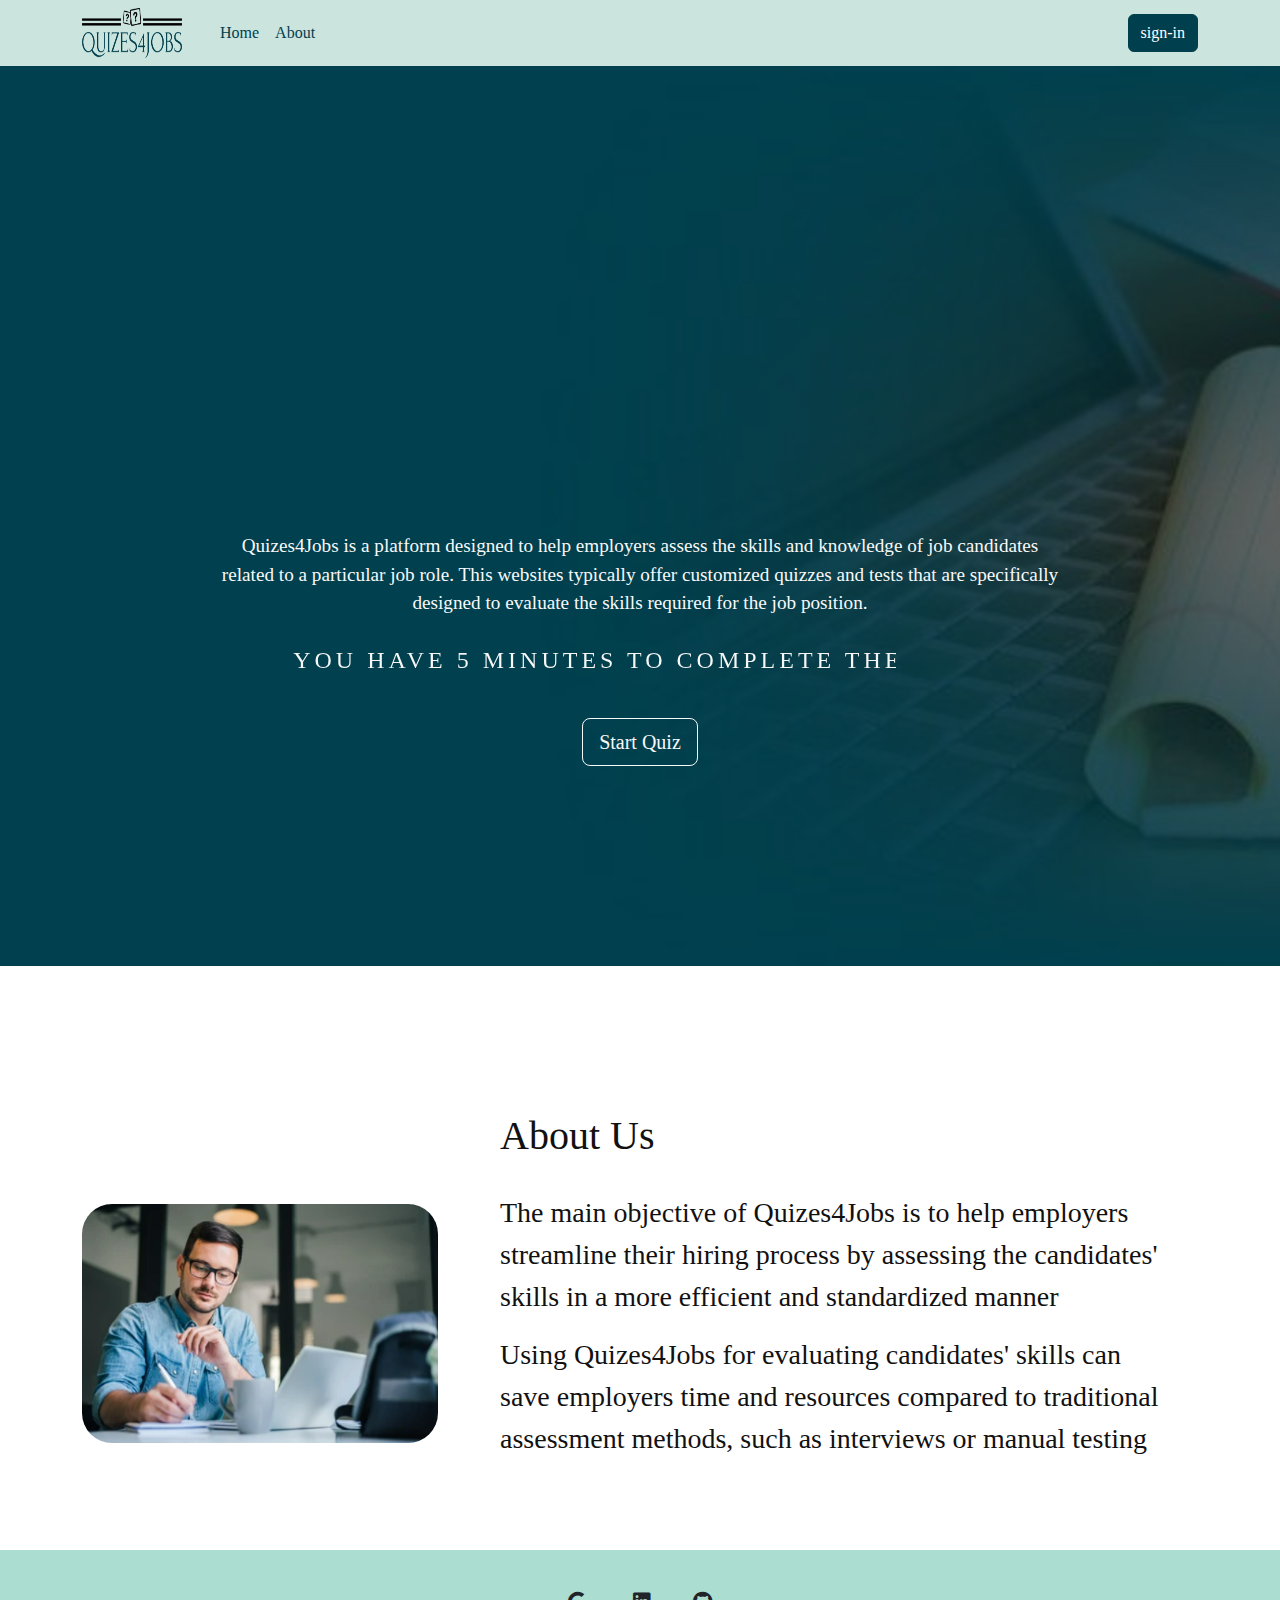
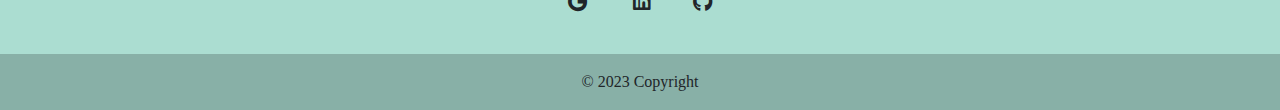
<file: index.html>
<!DOCTYPE html>
<html lang="en">
<head>
    <meta charset="UTF-8">
    <meta http-equiv="X-UA-Compatible" content="IE=edge">
    <meta name="viewport" content="width=device-width, initial-scale=1.0">
    <title>Document</title>
    <link href="https://cdn.jsdelivr.net/npm/bootstrap@5.3.0-alpha3/dist/css/bootstrap.min.css" rel="stylesheet" integrity="sha384-KK94CHFLLe+nY2dmCWGMq91rCGa5gtU4mk92HdvYe+M/SXH301p5ILy+dN9+nJOZ" crossorigin="anonymous">
<script src="https://cdn.jsdelivr.net/npm/bootstrap@5.3.0-alpha3/dist/js/bootstrap.bundle.min.js" integrity="sha384-ENjdO4Dr2bkBIFxQpeoTz1HIcje39Wm4jDKdf19U8gI4ddQ3GYNS7NTKfAdVQSZe" crossorigin="anonymous"></script>
<link href="https://cdn.jsdelivr.net/npm/bootstrap@5.2.3/dist/css/bootstrap.min.css" rel="stylesheet">
<link href="https://cdnjs.cloudflare.com/ajax/libs/font-awesome/6.1.2/css/all.min.css" rel="stylesheet" />
<link rel="stylesheet" href="./css/styleUser.css">
</head>
<body>
  <nav class="navbar navbar-expand-lg navbar-light sticky-top" style="background-color: #CBE4DE;">
    <div class="container">
        <img src="./img/Logo.png" style="width: 100px; height: 50px; margin-right:30px" alt="Logo">
      
      <button class="navbar-toggler " data-bs-toggle="collapse" data-bs-target="#navbarTogglerDemo02">
        <span class="navbar-toggler-icon"></span>
        </button>

      <div class="collapse navbar-collapse" id="navbarTogglerDemo02" >
        <ul class="navbar-nav me-auto mb-2 mb-lg-0 " >
          <li class="nav-item">
            <a class="nav-link " style="color: #00404e;" href="#">Home</a>
          </li>

          <li class="nav-item">
            <a class="nav-link"  style="color: #00404e;" href="#about-section1" >About</a >
          </li>
        </ul>
        
          <a
            class="btn btn-secondary bs-btn-hover-color:gray; "
            target="_blank"
            href="./html/login.html"
            type="button" 
            
            style="background-color: #00404e; border-color: #00404e; text-decoration: none; "
          >
            sign-in
          </a>
      </div>
    </div>
  </nav>
      <header>
     <div class="d-flex min-vh-100" lc-helper="background" style="background:url('./img/istockphoto-1364994903-640x640.jpg') center / cover no-repeat; background-color:#201f1fc6; background-blend-mode: overlay;">
       <div class="align-self-center text-center text-light col-md-8 offset-md-2">
         <div class="lc-block mb-4">
           <div editable="rich">
                     <div  id="intro" class="display-1 fw-bolder" style="    margin-bottom: 74px;
                     ">
                       <div id="intro1"><span>Welcome </span> <span>To</span> <span> Quizes4Jobs </span></div>
                 </div>
                     <p style="font-size: larger;">Quizes4Jobs is a platform designed to help employers assess the skills and knowledge of job candidates related to a particular job role. This websites typically offer customized quizzes and tests that are specifically designed to evaluate the skills required for the job position.</p>
           </div>
         </div>
         <div class="lc-block">
           <div editable="rich">
             <p class="lead" style="color:rgb(236, 236, 236)" >You have 5 minutes to complete the quiz
             </p>
                     <br>
                     <a  class="btn btn-outline-light btn-lg"  href="./html/login.html" role="button" style="text-decoration: none;">Start Quiz</a>
           </div>
         </div>
       </div>
     </div>
      </main>
         </div>
     </div>
<br>
<br>
    </header>
      <section>
        <div id="about-section1" class="container">
          <div class="row">
              <div class="col-lg-4 col-sm-12" style="padding-top: 10rem;">
                  <img class="img-responsive" src="./img/aboutUsImage.PNG "  style="width: -webkit-fill-available;
                  
                      border-radius: 30px; margin-top: 30px;">
                  </div>
       <div class=" about-section col-lg-8 col-sm-12 mt-5">
          <h1>About Us </h1>
          <br>
          <p class="fs-3">The main objective of Quizes4Jobs is to help employers streamline their hiring process by assessing the candidates' skills in a more efficient and standardized manner</p>
          <p class="fs-3">Using Quizes4Jobs for evaluating candidates' skills can save employers time and resources compared to traditional assessment methods, such as interviews or manual testing</p>
        </div>
          </div>
      </div>
    </section>
<br>
    <section>

      <footer class="text-center text-white" style="background-color: #abddd1">
        <!-- Grid container -->
        <div class="container pt-4">
          <!-- Section: Social media -->
          <section class="mb-4">
      
            <!-- Google -->
            <a
              class="btn btn-link btn-floating btn-lg text-dark m-1"
              href="mailto:amro.kh.alkhazaleh@gmail.com"
              role="button"
              data-mdb-ripple-color="dark"
              ><i class="fab fa-google"></i
            ></a>
            <!-- Linkedin -->
            <a
              class="btn btn-link btn-floating btn-lg text-dark m-1"
              target="_blank" href="https://www.linkedin.com/in/amro-alkhazaleh-3097b9219/"
              role="button"
              data-mdb-ripple-color="dark"
              ><i class="fab fa-linkedin"></i
            >
            <!-- Github -->
            <a
              class="btn btn-link btn-floating btn-lg text-dark m-1" 
              target="_blank" href="https://github.com/Group-4-Quiz-Website/G4-Quiz-Website.git"
              role="button"
              data-mdb-ripple-color="dark"
              ><i class="fab fa-github"></i
            ></a>
          </section>
          <!-- Section: Social media -->
        </div>
        <!-- Grid container -->  
        <!-- Copyright -->
        <div class="text-center text-dark p-3" style="background-color: rgba(0, 0, 0, 0.2);">
          © 2023 Copyright
        </div>
        <!-- Copyright -->
      </footer>
      
    </section>
</body>
</html>
</file>
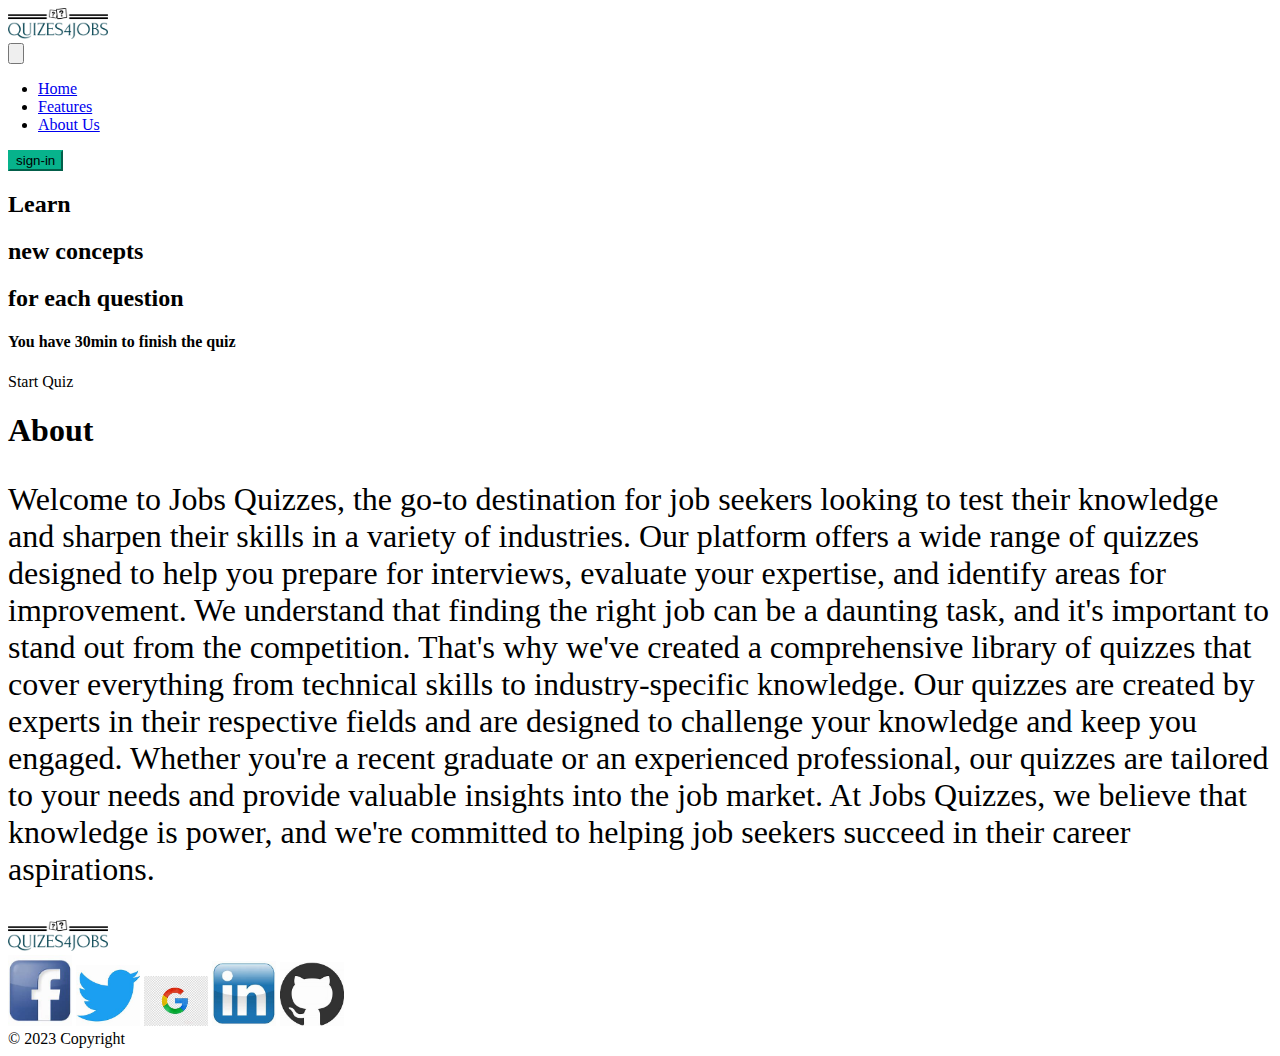
<file: home-page-visitor.html>
<!DOCTYPE html>
<html lang="en">
<head>
    <meta charset="UTF-8">
    <meta http-equiv="X-UA-Compatible" content="IE=edge">
    <meta name="viewport" content="width=device-width, initial-scale=1.0">
    <title>Document</title>
    <link rel="stylesheet" href="./home-page-visitor.css">
    <link href="https://cdn.jsdelivr.net/npm/bootstrap@5.3.0-alpha3/dist/css/bootstrap.min.css" rel="stylesheet" integrity="sha384-KK94CHFLLe+nY2dmCWGMq91rCGa5gtU4mk92HdvYe+M/SXH301p5ILy+dN9+nJOZ" crossorigin="anonymous">
<script src="https://cdn.jsdelivr.net/npm/bootstrap@5.3.0-alpha3/dist/js/bootstrap.bundle.min.js" integrity="sha384-ENjdO4Dr2bkBIFxQpeoTz1HIcje39Wm4jDKdf19U8gI4ddQ3GYNS7NTKfAdVQSZe" crossorigin="anonymous"></script>
</head>
<body>
      <nav class="navbar navbar-expand-sm navbar-light">
        <div class="container-fluid">
          <div class="logo">
            <img src="./img/Logo.png" alt="logo" width="100px">
             <!-- <a class="fs-3" style="color: black;">Quizes4Jobs</a> -->
          </div> 
          <button class="navbar-toggler" type="button" data-bs-toggle="collapse" data-bs-target="#navbarTogglerDemo02">
            <span class="navbar-toggler-icon"></span>
            </button>
          <div class="collapse navbar-collapse" id="navbarTogglerDemo02" >
            <ul class="navbar-nav me-auto mb-2 mb-lg-0 "style="    padding-left: 30px;" >
              <li class="nav-item">
                <a class="nav-link "  href="#">Home</a>
              </li>
              <li class="nav-item">
                <a class="nav-link" href="#Features">Features</a>
              </li>
              <li class="nav-item">
                <a class="nav-link  " href="#About" >About Us</a >
              </li>
             
            </ul>
              <button
                class="btn btn-secondary "
                type="button"
                
                style="background-color: #07B38C; border-color: #07B38C; "
              >
                sign-in
              </button>
            
          </div>
        </div>
      </nav>
      <header>
        <div class= "hero">
        <h2> Learn</h2>
        <h2> new concepts</h2>
        <h2> for each question</h2>
        <h4 class="pt-lg-3"> You have 30min to finish the quiz</h4>
        <a class="pt-lg-1" style="color: black;" role="button">Start Quiz</a>
        </div>
      </header>

      <section>
      <h1 class="about p-lg-5 m-lg-4 text-center">About</h1>

      <p class="paragraph p-lg-5 text-center m-lg-4" style="font-size:xx-large;">
        Welcome to Jobs Quizzes, the go-to destination for job seekers looking to test their knowledge and sharpen their skills in a variety of industries. Our platform offers a wide range of quizzes designed to help you prepare for interviews, evaluate your expertise, and identify areas for improvement.

        We understand that finding the right job can be a daunting task, and it's important to stand out from the competition. That's why we've created a comprehensive library of quizzes that cover everything from technical skills to industry-specific knowledge.
        
        Our quizzes are created by experts in their respective fields and are designed to challenge your knowledge and keep you engaged. Whether you're a recent graduate or an experienced professional, our quizzes are tailored to your needs and provide valuable insights into the job market.
        
        At Jobs Quizzes, we believe that knowledge is power, and we're committed to helping job seekers succeed in their career aspirations.
      </p>
    </section>

    <section>
      <footer class="text-center text-white" style="background-color: white;">
        <img src="./img/Logo.png" width="100px" alt="Logo"
        <!-- Grid container -->
        <div class="container pt-4">
          <!-- Section: Social media -->
          <section class="mb-4">
            <!-- Facebook -->
            <img
              class="btn btn-link btn-floating btn-lg text-dark m-1" style="width: 4rem;"
              src="img/Facebook.jpg"
              role="button"
              data-mdb-ripple-color="dark" alt="Facebook"
              ><i class="fab fa-facebook-f"></i
            ></img>
      
            <!-- Twitter -->
            <img
              class="btn btn-link btn-floating btn-lg text-dark m-1" style="width: 4rem;"
              src="./img/Twitter.jpg"
              role="button"
              data-mdb-ripple-color="dark" alt="Twitter"
              ><i class="fab fa-twitter"></i
            ></img>
      
            <!-- Google -->
            <img
              class="btn btn-link btn-floating btn-lg text-dark m-1" style="width: 4rem;"
              src="./img/google.png"
              role="button"
              data-mdb-ripple-color="dark" alt="Google"
              ><i class="fab fa-google"></i
            ></ه>
          
      
            <!-- Linkedin -->
            <img
              class="btn btn-link btn-floating btn-lg text-dark m-1" style="width: 4rem;"
              src="./img/LinkedIn.png"
              role="button"
              data-mdb-ripple-color="dark" alt="LinkedIn"
              ><i class="fab fa-linkedin"></i
            ></img>
            <!-- Github -->
            <img
              class="btn btn-link btn-floating btn-lg text-dark m-1" style="width: 4rem;"
              src="./img/github.jpg"
              role="button"
              data-mdb-ripple-color="dark" alt="Github"
              ><i class="fab fa-github"></i
            ></img>
          </section>
          <!-- Section: Social media -->
        </div>
        <!-- Grid container -->
      
        <!-- Copyright -->
        <div class="text-center text-dark p-3" style="background-color:white;">
          © 2023 Copyright
          
        </div>
        <!-- Copyright -->
      </footer>
    </section>
</body>
</html>
</file>
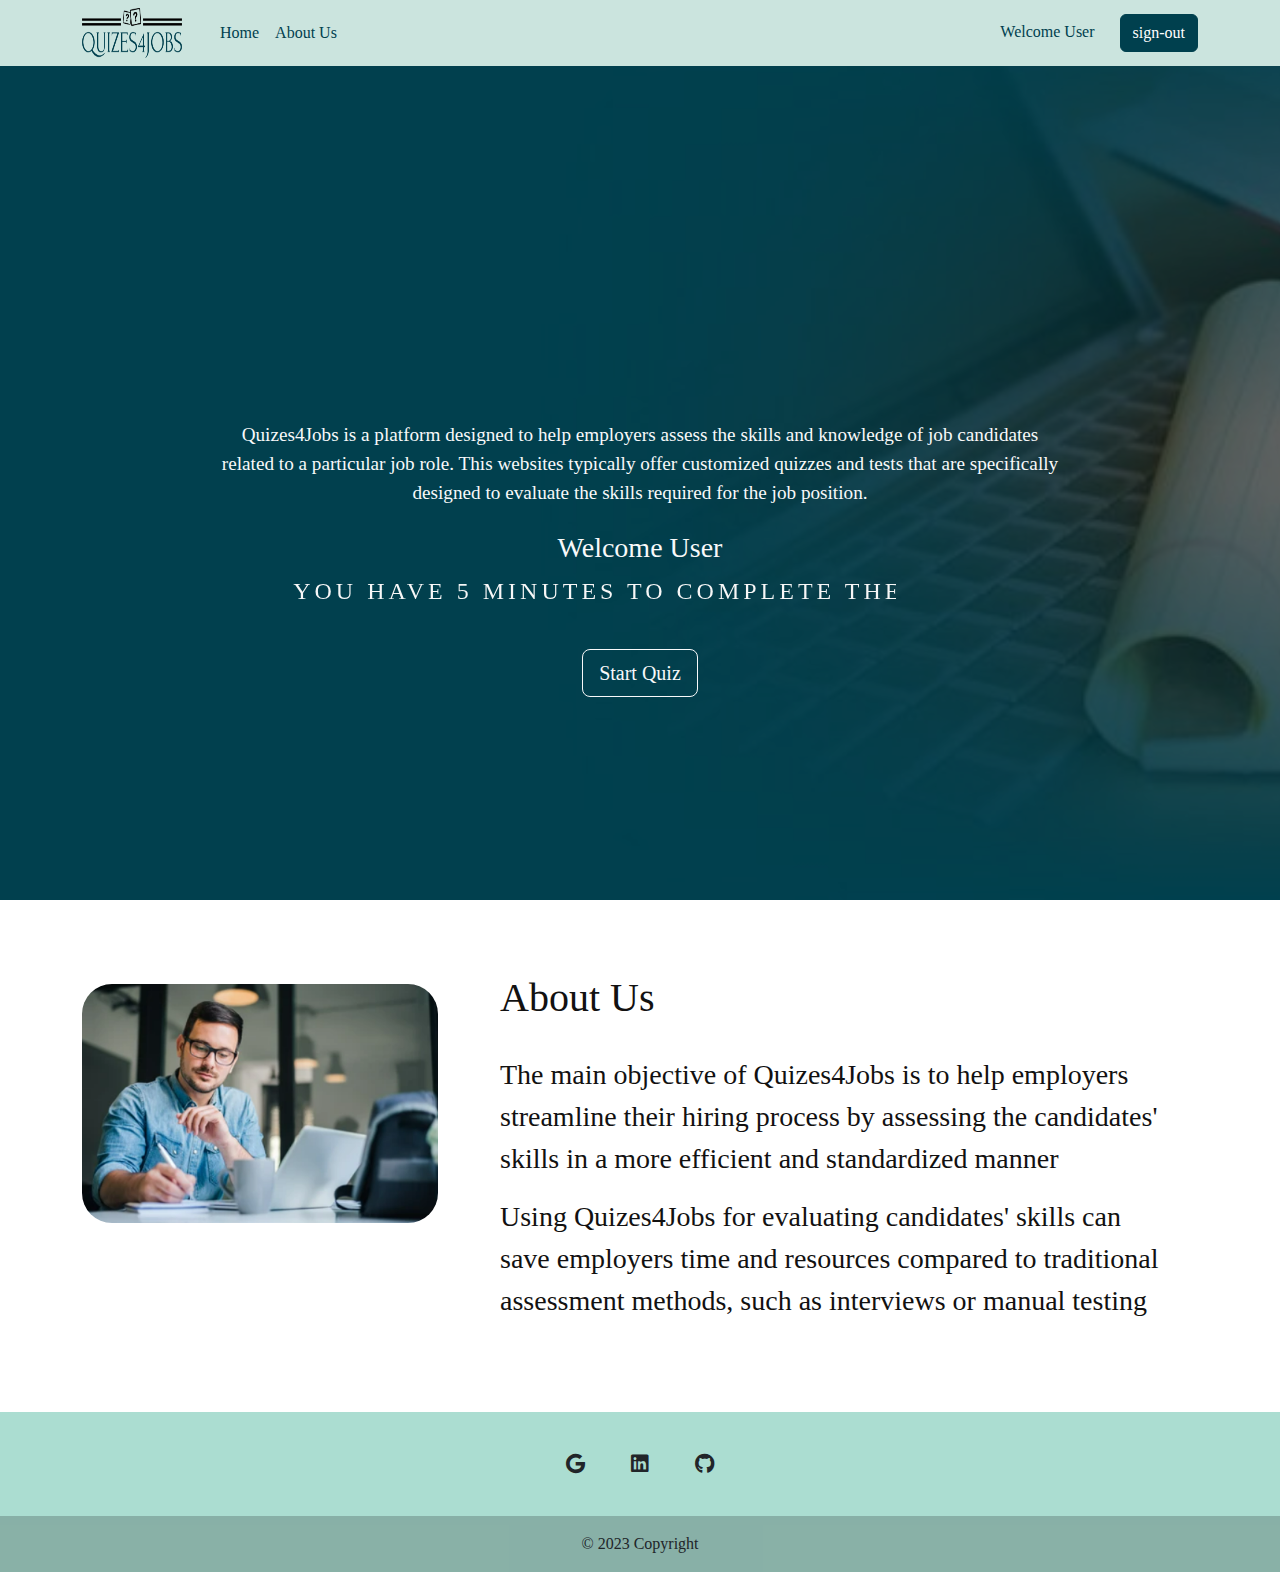
<file: html/homePageUser.html>
<!DOCTYPE html>
<html lang="en">
  <head>
    <meta charset="UTF-8" />
    <meta http-equiv="X-UA-Compatible" content="IE=edge" />
    <meta name="viewport" content="width=device-width, initial-scale=1.0" />
    <meta name="theme-color" content="#333641" />
    <link
      href="https://cdn.jsdelivr.net/npm/bootstrap@5.2.3/dist/css/bootstrap.min.css"
      rel="stylesheet"
    />
    <link
      href="https://cdnjs.cloudflare.com/ajax/libs/font-awesome/6.1.2/css/all.min.css"
      rel="stylesheet"
    />
    <link rel="stylesheet" href="../css/styleUser.css" />
    <title>Document</title>
  </head>
  <body>
    <header>
      <nav
        class="navbar navbar-expand-lg navbar-light"
        style="
          background-color: #cbe4de;
          position: fixed;
          width: 100%;
          z-index: 10;
        "
      >
        <div class="container">
          <img src="../img/logoQJ.png" style="width: 100px; height: 50px; margin-right:30px" />

          <button
            class="navbar-toggler"
            type="button"
            data-bs-toggle="collapse"
            data-bs-target="#navbarTogglerDemo02"
          >
            <span class="navbar-toggler-icon"></span>
          </button>
          <div class="collapse navbar-collapse" id="navbarTogglerDemo02">
            <ul
              class="navbar-nav me-auto mb-2 mb-lg-0"
              
            >
              <li class="nav-item">
                <a class="nav-link" style="color: #00404e" href="#">Home</a>
              </li>

              <li class="nav-item">
                <a
                  class="nav-link"
                  style="color: #00404e"
                  href="#about-section1"
                  >About Us</a
                >
              </li>
            </ul>

            <h6
              id="welcomUser"
              style="padding-top: 5px; padding-right: 25px; color: #00404e"
            >
              <span
                style="font-size: 15px; color: #00404e; padding-right: 5px"
                class="fas"
                >&#xf2bd;</span
              >Welcome User
            </h6>

            <button
              class="btn btn-secondary bs-btn-hover-color:gray;"
              onclick="signout()"
              style="
                background-color: #00404e;
                border-color: #00404e;
                
              "
            >
              sign-out
            </button>
          </div>
        </div>
      </nav>
    </header>

    <main>
      <div
        class="d-flex min-vh-100"
        lc-helper="background"
        style="
          background: url('../img/back.jpg') center / cover no-repeat;
          background-color: #201f1fc6;
          background-blend-mode: overlay;
        "
      >
        <div
          class="align-self-center text-center text-light col-md-8 offset-md-2"
        >
          <div class="lc-block mb-4">
            <div editable="rich">
              <div
                id="intro"
                class="display-1 fw-bolder"
                style="margin-bottom: 74px"
              >
                <div id="intro1" style="margin-top: 3rem">
                  <span>Welcome</span> <span>In</span>
                  <span> Quizes4Jobs </span>
                </div>
              </div>

              <p style="font-size: larger">
                Quizes4Jobs is a platform designed to help employers assess the
                skills and knowledge of job candidates related to a particular
                job role. This websites typically offer customized quizzes and
                tests that are specifically designed to evaluate the skills
                required for the job position.
              </p>
            </div>
          </div>

          <div class="lc-block">
            <div editable="rich">
              <h3 id="welcomUser1" class="lead1">Welcome User</h3>

              <p class="lead" style="color: rgb(253, 253, 253)">
                You have 5 minutes to complete the quiz
              </p>
              <br />
              <a
                class="btn btn-outline-light btn-lg"
                href="./quizPage.html"
                role="button"
                >Start Quiz</a
              >
            </div>
          </div>
        </div>
      </div>
    </main>
    <br />
    <div id="about-section1" class="container">
      <div class="row">
        <div class="col-lg-4 col-sm-12">
          <img
            class="img-responsive"
            src="../img/aboutUsImage.PNG"
            style="
              width: -webkit-fill-available;

              border-radius: 30px;
              margin-top: 60px;
            "
          />
        </div>
        <div class="about-section col-lg-8 col-sm-12">
          <h1>About Us</h1>
          <br />
          <p class="fs-3">
            The main objective of Quizes4Jobs is to help employers streamline
            their hiring process by assessing the candidates' skills in a more
            efficient and standardized manner
          </p>
          <p class="fs-3">
            Using Quizes4Jobs for evaluating candidates' skills can save
            employers time and resources compared to traditional assessment
            methods, such as interviews or manual testing
          </p>
        </div>
      </div>
    </div>

    <br />

    <footer class="text-center text-white" style="background-color: #abddd1">
      <!-- Grid container -->
      <div class="container pt-4">
        <!-- Section: Social media -->
        <section class="mb-4">
          <!-- Google -->
          <a
            class="btn btn-link btn-floating btn-lg text-dark m-1"
            href="mailto:amro.kh.alkhazaleh@gmail.com"
            role="button"
            data-mdb-ripple-color="dark"
            ><i class="fab fa-google"></i
          ></a>

          <!-- Linkedin -->
          <a
            class="btn btn-link btn-floating btn-lg text-dark m-1"
            target="_blank"
            href="https://www.linkedin.com/in/amro-alkhazaleh-3097b9219/"
            role="button"
            data-mdb-ripple-color="dark"
            ><i class="fab fa-linkedin"></i
          ></a>
          <!-- Github -->
          <a
            class="btn btn-link btn-floating btn-lg text-dark m-1"
            target="_blank"
            href="https://github.com/Group-4-Quiz-Website/G4-Quiz-Website.git"
            role="button"
            data-mdb-ripple-color="dark"
            ><i class="fab fa-github"></i
          ></a>
        </section>
        <!-- Section: Social media -->
      </div>
      <!-- Grid container -->

      <!-- Copyright -->
      <div
        class="text-center text-dark p-3"
        style="background-color: rgba(0, 0, 0, 0.2)"
      >
        © 2023 Copyright
      </div>
      <!-- Copyright -->
    </footer>

    <script src="../js/appuser.js"></script>
    <script src="https://cdn.jsdelivr.net/npm/bootstrap@5.2.3/dist/js/bootstrap.bundle.min.js"></script>
  </body>
</html>
</file>
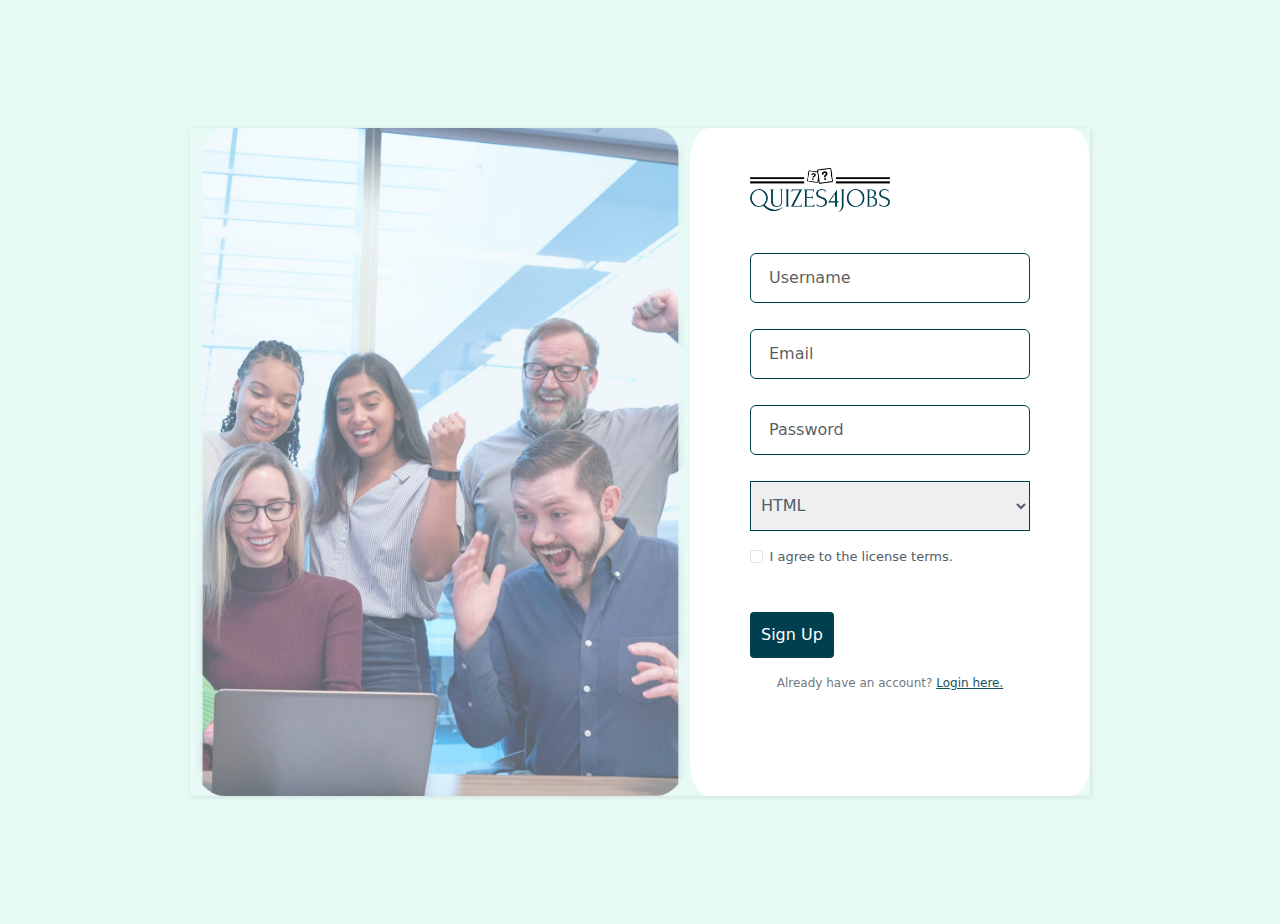
<file: html/register.html>
<!DOCTYPE html>
<html lang="en">
  <head>
    <meta charset="utf-8" />
    <meta
      name="viewport"
      content="width=device-width, initial-scale=1.0, shrink-to-fit=no"
    />
    <title>Registration Page</title>
    <link
      rel="stylesheet"
      href="https://cdn.jsdelivr.net/npm/bootstrap@5.1.3/dist/css/bootstrap.min.css"
    />
    <link rel="stylesheet" href="../css/register.css" />
  </head>

  <body>
    <!-- Start: Registration Form with Photo -->
    <section class="register-photo">
      <!-- Start: Form Container -->
      <div class="form-container">
        <!-- Start: Image -->
        <div class="image-holder"></div>
        <!-- End: Image -->
        <form action="./homePageUser.html" id="regForm" style="border-radius: 5%">
          <img src="../img/logoQuizWebsite.png" class="w-50" />
          <h2 class="text-center"><img class="align-items-start" alt="" /></h2>
          <div class="mb-3">
            <input
              class="form-control"
              type="text"
              name="name"
              placeholder="Username"
            />
            <p id="username-error"></p>
          </div>

          <div class="mb-3">
            <input
              class="form-control"
              type="text"
              name="email"
              placeholder="Email"
            />
            <p id="email-error"></p>
          </div>
          <div class="mb-3">
            <input
              class="form-control"
              type="password"
              name="password"
              placeholder="Password"
            />
            <p id="pass-error"></p>
          </div>
          <!-- <div class="mb-3"><input class="form-control" type="password" name="password-repeat"
                        placeholder="Confirm Password"></div> -->
          <!-- Start: Dropdown -->
          <div class="dropdown">
            <select id="spanier" class="btn-primary1 w-100">
              <option>HTML</option>
              <option>CSS</option>
              <option>JavaScript</option>
            </select>
          </div>

          <!-- End: Dropdown -->

          <div class="mb-3"></div>
          <div class="form-check">
            <label class="form-check-label"
              ><input class="form-check-input" type="checkbox" />I agree to the
              license terms.</label
            >
            <p id="check-error"></p>
          </div>
          <div class="mb-3">
            <input
              class="btn btn-primarysignup d-block w-40"
              type="submit"
              value="Sign Up"
            />
          </div>

          <p class="already" style="color: #646d75">
            Already have an account?
            <a href="./login.html" style="color: #00404e">Login here.</a>
          </p>

          <br />
          <br />
        </form>
      </div>
      <!-- End: Form Container -->
    </section>
    <!-- End: Registration Form with Photo -->
    
    <script src="https://cdn.jsdelivr.net/npm/bootstrap@5.1.3/dist/js/bootstrap.bundle.min.js"></script>
    <script src="../js/register.js"></script>
  </body>
</html>
</file>
<file: css/styleUser.css>
.about-section {
    padding: 50px;
    text-align:left;
    background-color: #ffffff;
    color: rgb(18, 17, 17);
  }
  @import url("https://fonts.googleapis.com/css?family=Montserrat&display=swap");

  
  
  
  #intro1 {
    
    transform: scale(0.94);
    animation: scale 30s forwards cubic-bezier(0.5, 1, 0.89, 1) ;
  }
  @keyframes scale {
    100% {
      transform: scale(1);
    }
  }
  
  span {
    display: inline-block;
    opacity: 0;
    filter: blur(4px);
  }
  
  span:nth-child(1) {
    animation: fade-in 0.8s 0.1s forwards cubic-bezier(0.11, 0, 0.5, 0);
  }
  
  span:nth-child(2) {
    animation: fade-in 0.8s 0.2s forwards cubic-bezier(0.11, 0, 0.5, 0);
  }
  
  span:nth-child(3) {
    animation: fade-in 0.8s 0.3s forwards cubic-bezier(0.11, 0, 0.5, 0);
  }
 
  
  @keyframes fade-in {
    100% {
      opacity: 1;
      filter: blur(0);
    }
  }
  body{
    font-family: serif;
  }
  .lead{
    font-size:x-large;
    font-family: fantasy;
    position: relative;
    
    text-transform: uppercase;
    /* font-size: 2em; */
    letter-spacing: 4px;
    overflow: hidden;
    background: linear-gradient(90deg, #f7f7f7, #f7f7f7);
    background-repeat: no-repeat;
    background-size: 80%;
    animation: animate 8s linear infinite;
    -webkit-background-clip: text;
    -webkit-text-fill-color: rgba(246, 6, 6, 0);
  }
  
  @keyframes animate {
    0% {
      background-position: -500%;
    }
    100% {
      background-position: 500%;
    }
  }
 

  .btn-secondary {
   
  
    --bs-btn-hover-color: #898282;
 }
 .nav-link {
  --bs-hover-color:white;}
</file>
<file: home-page-visitor.css>
.about-section {
    padding: 50px;
    text-align:left;
    background-color: #ffffff;
    color: rgb(18, 17, 17);
  }
  @import url("https://fonts.googleapis.com/css?family=Montserrat&display=swap");

  #intro1 {
    
    transform: scale(0.94);
    animation: scale 30s forwards cubic-bezier(0.5, 1, 0.89, 1) ;
  }
  @keyframes scale {
    100% {
      transform: scale(1);
    }
  }
  
  span {
    display: inline-block;
    opacity: 0;
    filter: blur(4px);
  }
  
  span:nth-child(1) {
    animation: fade-in 0.8s 0.1s forwards cubic-bezier(0.11, 0, 0.5, 0);
  }
  
  span:nth-child(2) {
    animation: fade-in 0.8s 0.2s forwards cubic-bezier(0.11, 0, 0.5, 0);
  }
  
  span:nth-child(3) {
    animation: fade-in 0.8s 0.3s forwards cubic-bezier(0.11, 0, 0.5, 0);
  }
 
  
  @keyframes fade-in {
    100% {
      opacity: 1;
      filter: blur(0);
    }
  }
  body{
    font-family: serif;
  }
  .lead{
    font-size:x-large;
    font-family: fantasy;
    position: relative;
    
    text-transform: uppercase;
    /* font-size: 2em; */
    letter-spacing: 4px;
    overflow: hidden;
    background: linear-gradient(90deg, #ff0000, #ff0000);
    background-repeat: no-repeat;
    background-size: 80%;
    animation: animate 4s linear infinite;
    -webkit-background-clip: text;
    -webkit-text-fill-color: rgba(246, 6, 6, 0);
  }
  
  @keyframes animate {
    0% {
      background-position: -500%;
    }
    100% {
      background-position: 500%;
    }
  }
  .btn-secondary {
 --bs-btn-hover-color: #898282;
 }
 .nav-link {
  --bs-hover-color:white;}
</file>
<file: css/register.css>
.register-photo {
    background: #e7faf5;
    padding: 10%
}

.register-photo .image-holder {
    display: table-cell;
    border-radius: 7%;
    width: auto;
    background: url(../img/image.png) 0 0/cover
}

.register-photo .form-container {
    display: table;
    max-width: 900px;
    width: 100%;
    margin: 0 auto;
    box-shadow: 1px 1px 5px rgba(0, 0, 0, .1)
}

.register-photo form {
    display: table-cell;
    width: 400px;
    background-color: #fff;
    padding: 40px 60px;
    color: #505e6c
}

@media (max-width:991px) {
    .register-photo form {
        padding: 40px
    }
}

.register-photo form h2 {
    font-size: 24px;
    line-height: 1.5;
    margin-bottom: 5px
}

.register-photo form .form-control {
    border: 1px solid #00404e;
    box-shadow: none;
    outline: 0;
    color: inherit;
    text-indent: 6px;
    height: 50px
}

.btn-primary1 {
    border: 1px solid #00404e;
    box-shadow: none;
    outline: 0;
    color: inherit;
    text-indent: 6px;
    height: 50px
}

.register-photo form .form-check {
    font-size: 13px;
    line-height: 20px
}


.register-photo form .btn-primarysignup {
    color: #fff;
    background: #00404e;
    border: none;
    border-radius: 4px;
    padding: 11px;
    box-shadow: none;
    margin-top: 35px;
    text-shadow: none;
    outline: 0 !important
}



.register-photo form .btn-primarysignup:active,
.register-photo form .btn-primarysignup:hover {
    background: #077993
}



.register-photo form .btn-primarysignup:active {
    transform: translateY(1px)
}


.register-photo form .already {
    display: block;
    text-align: center;
    font-size: 12px;
    opacity: .9;
    text-decoration: none
}
.input-error{
    border: 1px solid red !important;
    color: red;
}
#username-error{
    color: red;
    font-size: 10px;
    padding: 5px 10px;
}
#email-error{
    color: red;
    font-size: 10px;
    padding: 5px 10px;
}
#pass-error{
    color: red;
    font-size: 10px;
    padding: 5px 10px;
}
#check-error{
    color: red;
    font-size: 10px;
    padding: 5px 10px;
}
</file>
